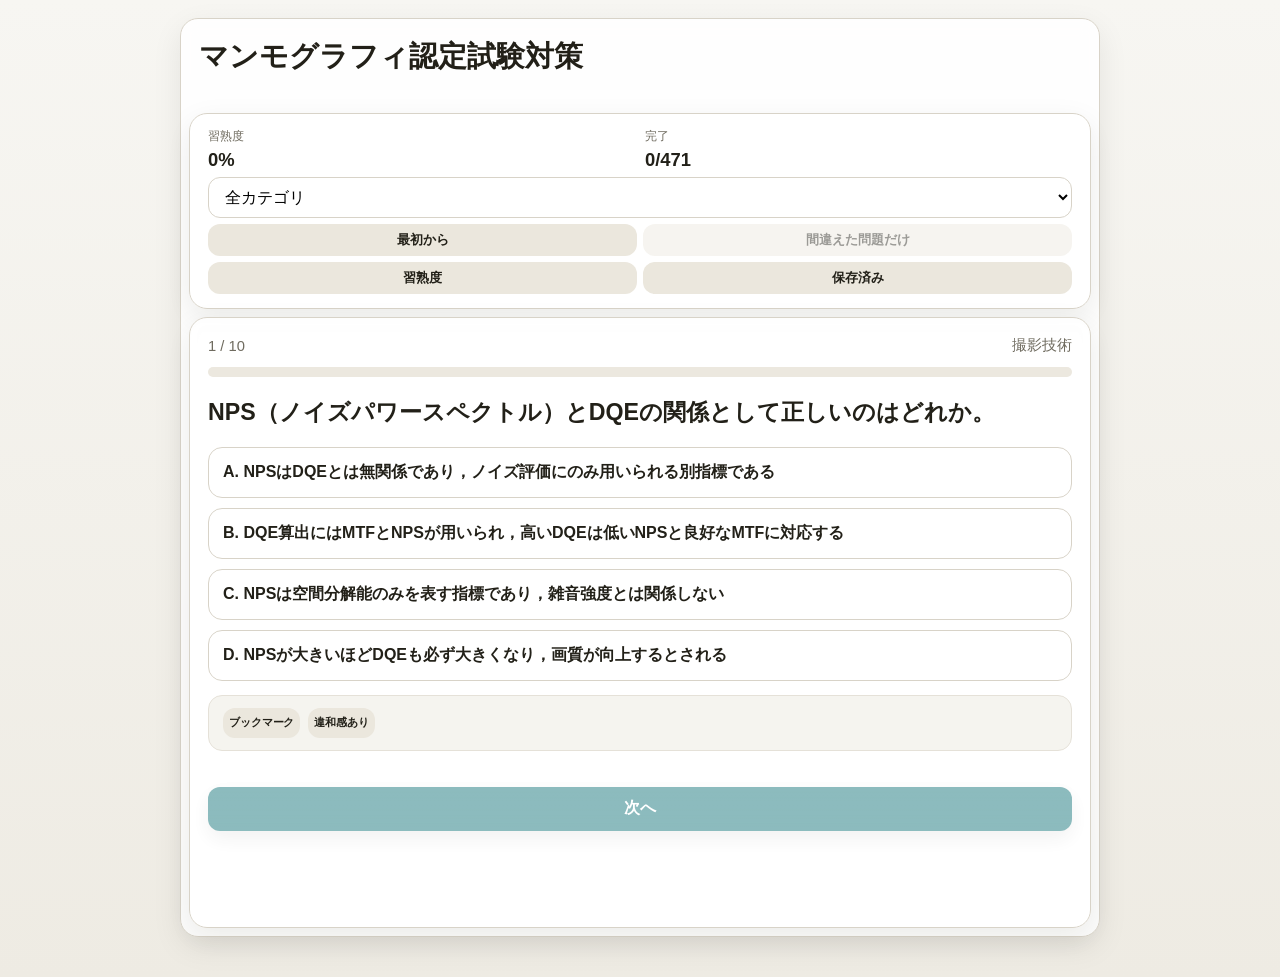
<file: index.html>
<!DOCTYPE html>
<html lang="ja">
<head>
  <meta charset="UTF-8" />
  <meta name="viewport" content="width=device-width, initial-scale=1.0" />
  <title>マンモグラフィ認定試験対策</title>
  <link rel="stylesheet" href="styles.css">
</head>
<body>
  <div class="wrap">
    <div class="card">
      <header class="header">
        <h1 class="title">マンモグラフィ認定試験対策</h1>
      </header>

      <div class="topbar card">
        <!-- 1行目: 習熟度・完了 (50%ずつ) -->
        <div class="stats-row">
          <div class="stat">
            <div class="t" id="masteryLabel">習熟度</div>
            <div class="v" id="overallMastery">0%</div>
          </div>
          <div class="stat">
            <div class="t">完了</div>
            <div class="v" id="clearedCount">0/0</div>
          </div>
        </div>

        <!-- 2行目: カテゴリ選択 (100%幅) -->
        <select id="categorySelect"></select>

        <!-- 3行目: 最初から・習熟度 (50%ずつ) -->
        <div class="button-row">
          <button class="secondary half-width" id="restartBtn">最初から</button>
          <button class="secondary half-width" id="masteryPageBtn">習熟度</button>
        </div>

        <!-- 4行目: 間違えた問題だけ・保存済み (50%ずつ) -->
        <div class="button-row">
          <button class="secondary half-width" id="retryWrongBtn" disabled>間違えた問題だけ</button>
          <button class="secondary half-width" id="savedToggleBtn">保存済み</button>
        </div>

        <!-- 保存済みパネル: ブックマーク・違和感あり -->
        <div class="saved-panel" id="savedPanel">
          <div class="saved-grid">
            <button class="secondary" id="bookmarkPageBtn">ブックマーク</button>
            <button class="secondary" id="flaggedPageBtn">違和感あり</button>
          </div>
        </div>
      </div>

      <div class="quiz card" id="app"></div>
    </div>
  </div>

  <script src="app.js"></script>
</body>
</html>
</file>
<file: styles.css>
:root {
  --bg: #f7f6f2;
  --surface: #ffffff;
  --surface-2: #f1efe8;
  --text: #222018;
  --muted: #6f6b5f;
  --primary: #01696f;
  --primary-2: #0c4e54;
  --correct: #2d6a2d;
  --wrong: #9b2c2c;
  --border: #d8d3c8;
  --shadow: 0 10px 30px rgba(30,25,10,.08);
  --radius: 18px;
}
* { box-sizing: border-box; }
body {
  margin: 0;
  font-family: -apple-system, BlinkMacSystemFont, "Segoe UI", Roboto, "Hiragino Sans", "Noto Sans JP", sans-serif;
  background: linear-gradient(180deg, #f7f6f2 0%, #eeebe3 100%);
  color: var(--text);
  min-height: 100vh;
}
.wrap {
  width: min(920px, calc(100vw - 24px));
  margin: 0 auto;
  padding: 18px 0 40px;
}
.card {
  background: rgba(255,255,255,.88);
  backdrop-filter: blur(8px);
  border: 1px solid var(--border);
  border-radius: var(--radius);
  box-shadow: var(--shadow);
}
.header { padding: 18px 18px 14px; margin-bottom: 14px; }
.title { font-size: clamp(1.4rem, 1rem + 1vw, 2rem); font-weight: 800; margin: 0 0 8px; }
.sub { color: var(--muted); font-size: .96rem; margin: 0; }
.topbar { display: grid; grid-template-columns: 1fr 1fr; gap: 12px; padding: 14px 18px; margin-bottom: 14px; }
.stats-row {
  grid-column: 1 / -1;
  display: grid;
  grid-template-columns: 1fr 1fr;
  gap: 10px;
}

.stat {
    min-width: 0;
  }

.button-row {
    display: contents;
  }

#categorySelect {
    grid-column: 1 / -1;
    grid-row: 2;
  }

#restartBtn {
    grid-column: 1;
  grid-row: 3;  }

#retryWrongBtn {
    grid-column: 2;
  grid-row: 3;  }

#masteryPageBtn {
    grid-column: 1;
  grid-row: 4;  }

#savedToggleBtn {
    grid-column: 2;
  grid-row: 4;  }
.stat .k { font-size: .78rem; color: var(--muted); margin-bottom: 4px; }
.stat .v { font-size: 1.15rem; font-weight: 800; }
.stat .t { font-size: .78rem; color: var(--muted); margin-bottom: 4px; }
.controls { display: grid; grid-template-columns: repeat(3, minmax(0, 1fr)); gap: 6px; align-items: stretch; }
.controls .row-break { grid-column: 1 / -1; display: contents; }
.controls button.secondary { min-height: 28px; padding: 5px 7px; font-size: 10px; line-height: 1.15; }.controls select { min-width: 0; width: 100%; }
.half-width { flex: 1; min-width: 0; }
@media (min-width: 768px) {
  .controls { display: flex; flex-wrap: wrap; }
  .controls .row-break { display: contents; }
}
select, button { font: inherit; }
select { padding: 10px 12px; border-radius: 12px; border: 1px solid var(--border); background: white; min-width: 180px; }
button { border: 0; border-radius: 12px; padding: 10px 14px; cursor: pointer; background: var(--primary); color: white; font-weight: 700; }
button.secondary { background: #ebe7dd; color: var(--text); }
button:disabled { opacity: .45; cursor: default; }
.quiz { padding: 18px; }
.meta { display: flex; justify-content: space-between; gap: 8px; align-items: center; color: var(--muted); font-size: .92rem; margin-bottom: 12px; }
.progress { height: 10px; background: #ece8df; border-radius: 999px; overflow: hidden; margin-bottom: 18px; }
.progress > div { height: 100%; width: 0%; background: linear-gradient(90deg, var(--primary), #3b8d93); transition: width .25s ease; }
.question { font-size: clamp(1.1rem, .95rem + .7vw, 1.45rem); line-height: 1.55; font-weight: 750; margin: 0 0 16px; }
.choices { display: grid; gap: 10px; }
.choice { text-align: left; width: 100%; padding: 14px 14px; background: white; color: var(--text); border: 1px solid var(--border); border-radius: 14px; transition: transform .08s ease, border-color .15s ease, background .15s ease; }
.choice:hover { transform: translateY(-1px); }
.choice.correct { background: #eef8ee; border-color: #8dc58d; color: var(--correct); }
.choice.wrong { background: #fff0f0; border-color: #d99a9a; color: var(--wrong); }
.explanation { margin-top: 12px; padding: 14px; border-radius: 14px; background: #f5f4ef; max-height: 200px; overflow-y: auto; border: 1px solid #e5e1d8; line-height: 1.7; display: none; }
.footer { display: flex; justify-content: space-between; gap: 10px; align-items: center; margin-top: 16px; flex-wrap: wrap; }
.result { padding: 22px 18px; text-align: center; }
.result h2 { margin: 0 0 10px; font-size: 1.6rem; }
.result p { color: var(--muted); }
.pill { display: inline-block; padding: 6px 10px; border-radius: 999px; background: #e9f3f4; color: var(--primary-2); font-size: .82rem; font-weight: 700; }
.secondary.active-flag { background: #e9f1f1; color: #0c4e54; border: 1px solid #b8d0d1; }
.issue-panel { margin-top: 14px; padding: 12px 14px; border-radius: 14px; background: #f5f4ef; border: 1px solid #e5e1d8; }
.issue-row { display: flex; justify-content: space-between; gap: 10px; align-items: center; flex-wrap: wrap; }
.issue-actions { display: flex; gap: 8px; flex-wrap: wrap; }
.issue-actions .secondary { min-height: 30px; padding: 5px 6px; font-size: 10.5px; letter-spacing: -.01em; }
.top-actions { display: flex; gap: 8px; flex-wrap: wrap; }


.saved-panel {
    display: none;
    grid-column: 1 / -1;

    margin-top: 6px;
    padding: 10px;
    border-radius: 14px;
    background: #f5f4ef;
    border: 1px solid #e1e1d8;
  }
.saved-grid {
  display: grid; grid-template-columns: 1fr 1fr; gap: 6px;  }

.saved-panel.open {    display: block;
  }

.button-row .secondary,
.saved-grid .secondary {
  font-size: 0.84rem;
  padding: 6px 8px;
  min-height: 32px;
  line-height: 1.15;
}

.topbar {
  gap: 6px;
}

.topbar,
.quiz {
  margin-left: 8px;
  margin-right: 8px;
  margin-bottom: 8px;
}

.quiz {
  padding-bottom: 96px;
}

.sticky-next {
  position: sticky;
  bottom: calc(12px + env(safe-area-inset-bottom));
  z-index: 20;
  margin-top: 12px;
  padding-top: 8px;
  background: linear-gradient(
    to top,
    rgba(255,255,255,.96),
    rgba(255,255,255,.82),
    rgba(255,255,255,0)
  );
}

.sticky-next #nextBtn {
  width: 100%;
  min-height: 44px;
  box-shadow: 0 8px 20px rgba(30,25,10,.12);
}

.explanation {
  margin-top: 12px;
  padding: 14px;
  border-radius: 14px;
  background: #f5f4ef;
  max-height: min(28vh, 220px);
  overflow-y: auto;
  -webkit-overflow-scrolling: touch;
  border: 1px solid #e5e1d8;
  line-height: 1.7;
  display: none;
}

/* === �K�n�x��� === */
.mastery-summary {
  display: flex;
  align-items: center;
  gap: 20px;
  margin: 16px 0 24px;
}

.donut-svg {
  width: 112px;
  height: 112px;
  flex-shrink: 0;
}

.donut-pct {
  font-size: 18px;
  font-weight: 800;
  fill: var(--text);
}

.donut-label {
  font-size: 10px;
  fill: var(--muted);
}

.mastery-summary-stats {
  display: flex;
  flex-direction: column;
  gap: 10px;
}

.mastery-summary-item {
  line-height: 1.2;
}

.mastery-summary-val {
  font-size: 1.3rem;
  font-weight: 800;
  color: var(--text);
}

.mastery-summary-unit {
  font-size: 0.85rem;
  font-weight: 400;
  color: var(--muted);
}

.mastery-summary-key {
  font-size: 0.78rem;
  color: var(--muted);
  margin-top: 2px;
}

.mastery-section-title {
  font-size: 0.92rem;
  font-weight: 700;
  color: var(--muted);
  margin: 0 0 10px;
  text-transform: uppercase;
  letter-spacing: 0.04em;
}

.mastery-grid {
  display: grid;
  gap: 10px;
}

.mastery-card {
  background: var(--surface-2, #f5f4ef);
  border: 1px solid var(--border);
  border-radius: 14px;
  padding: 14px 16px;
}

.mastery-head {
  display: flex;
  justify-content: space-between;
  align-items: baseline;
  margin-bottom: 8px;
}

.mastery-title {
  font-size: 0.95rem;
  font-weight: 700;
}

.mastery-percent {
  font-size: 1.1rem;
  font-weight: 800;
  color: var(--primary);
}

.mastery-bar-track {
  height: 8px;
  background: #ece8df;
  border-radius: 999px;
  overflow: hidden;
  margin-bottom: 8px;
}

.mastery-bar-fill {
  height: 100%;
  background: linear-gradient(90deg, var(--primary), #3b8d93);
  border-radius: 999px;
  transition: width 0.5s ease;
}

.mastery-meta {
  display: flex;
  justify-content: space-between;
  font-size: 0.78rem;
  color: var(--muted);
}

/* === �J�X�^���m�F�_�C�A���O === */
.confirm-overlay {
  position: fixed;
  inset: 0;
  background: rgba(30, 25, 10, 0.45);
  display: flex;
  align-items: center;
  justify-content: center;
  z-index: 100;
  opacity: 0;
  transition: opacity 0.18s ease;
  padding: 20px;
}

.confirm-overlay.open {
  opacity: 1;
}

.confirm-dialog {
  background: #fff;
  border-radius: 18px;
  padding: 24px 20px 18px;
  width: 100%;
  max-width: 320px;
  box-shadow: 0 16px 40px rgba(30, 25, 10, 0.18);
  transform: translateY(8px);
  transition: transform 0.18s ease;
}

.confirm-overlay.open .confirm-dialog {
  transform: translateY(0);
}

.confirm-message {
  font-size: 0.97rem;
  font-weight: 600;
  line-height: 1.5;
  margin: 0 0 20px;
  text-align: center;
  color: var(--text);
}

.confirm-actions {
  display: grid;
  grid-template-columns: 1fr 1fr;
  gap: 8px;
}

.confirm-cancel {
  min-height: 44px;
}

.confirm-ok {
  min-height: 44px;
  background: var(--primary);
  color: #fff;
  border: none;
  border-radius: 12px;
  font-weight: 700;
  cursor: pointer;
}

.confirm-ok:hover {
  background: var(--primary-2);
}
</file>
